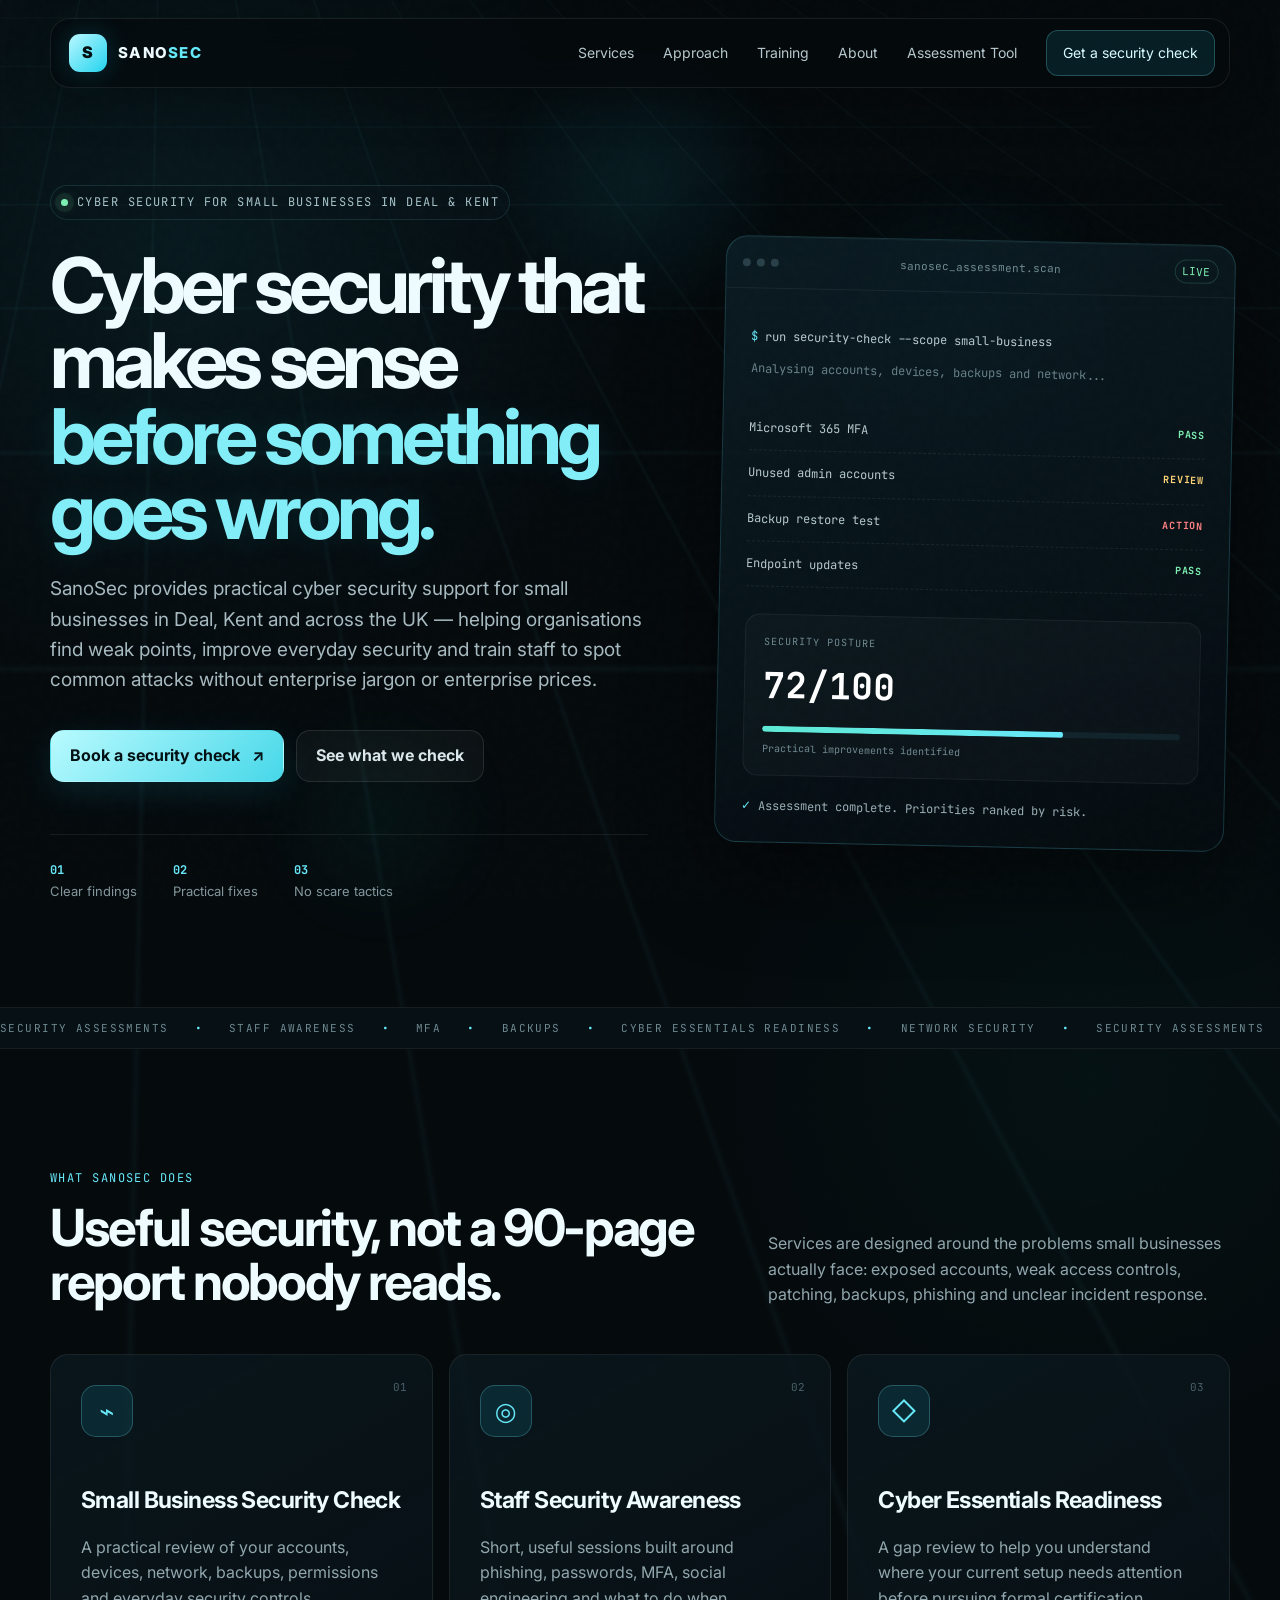
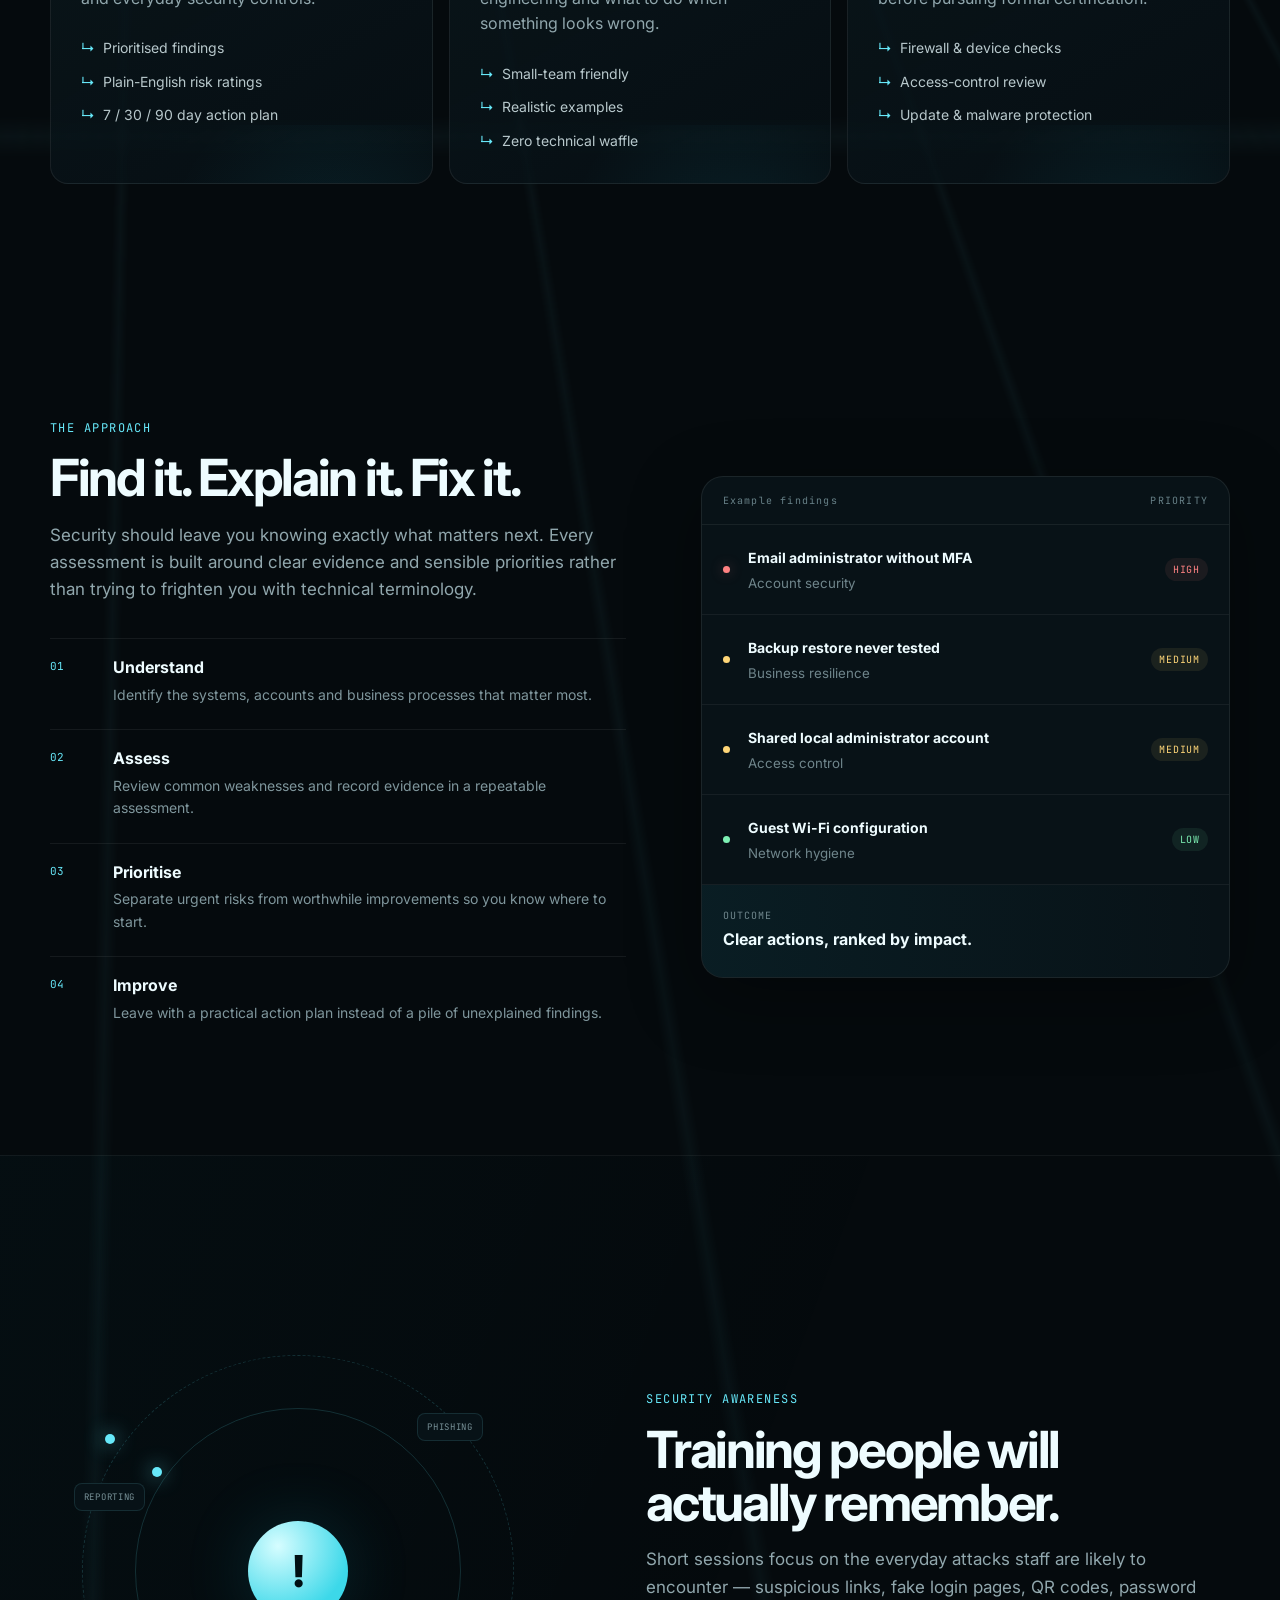
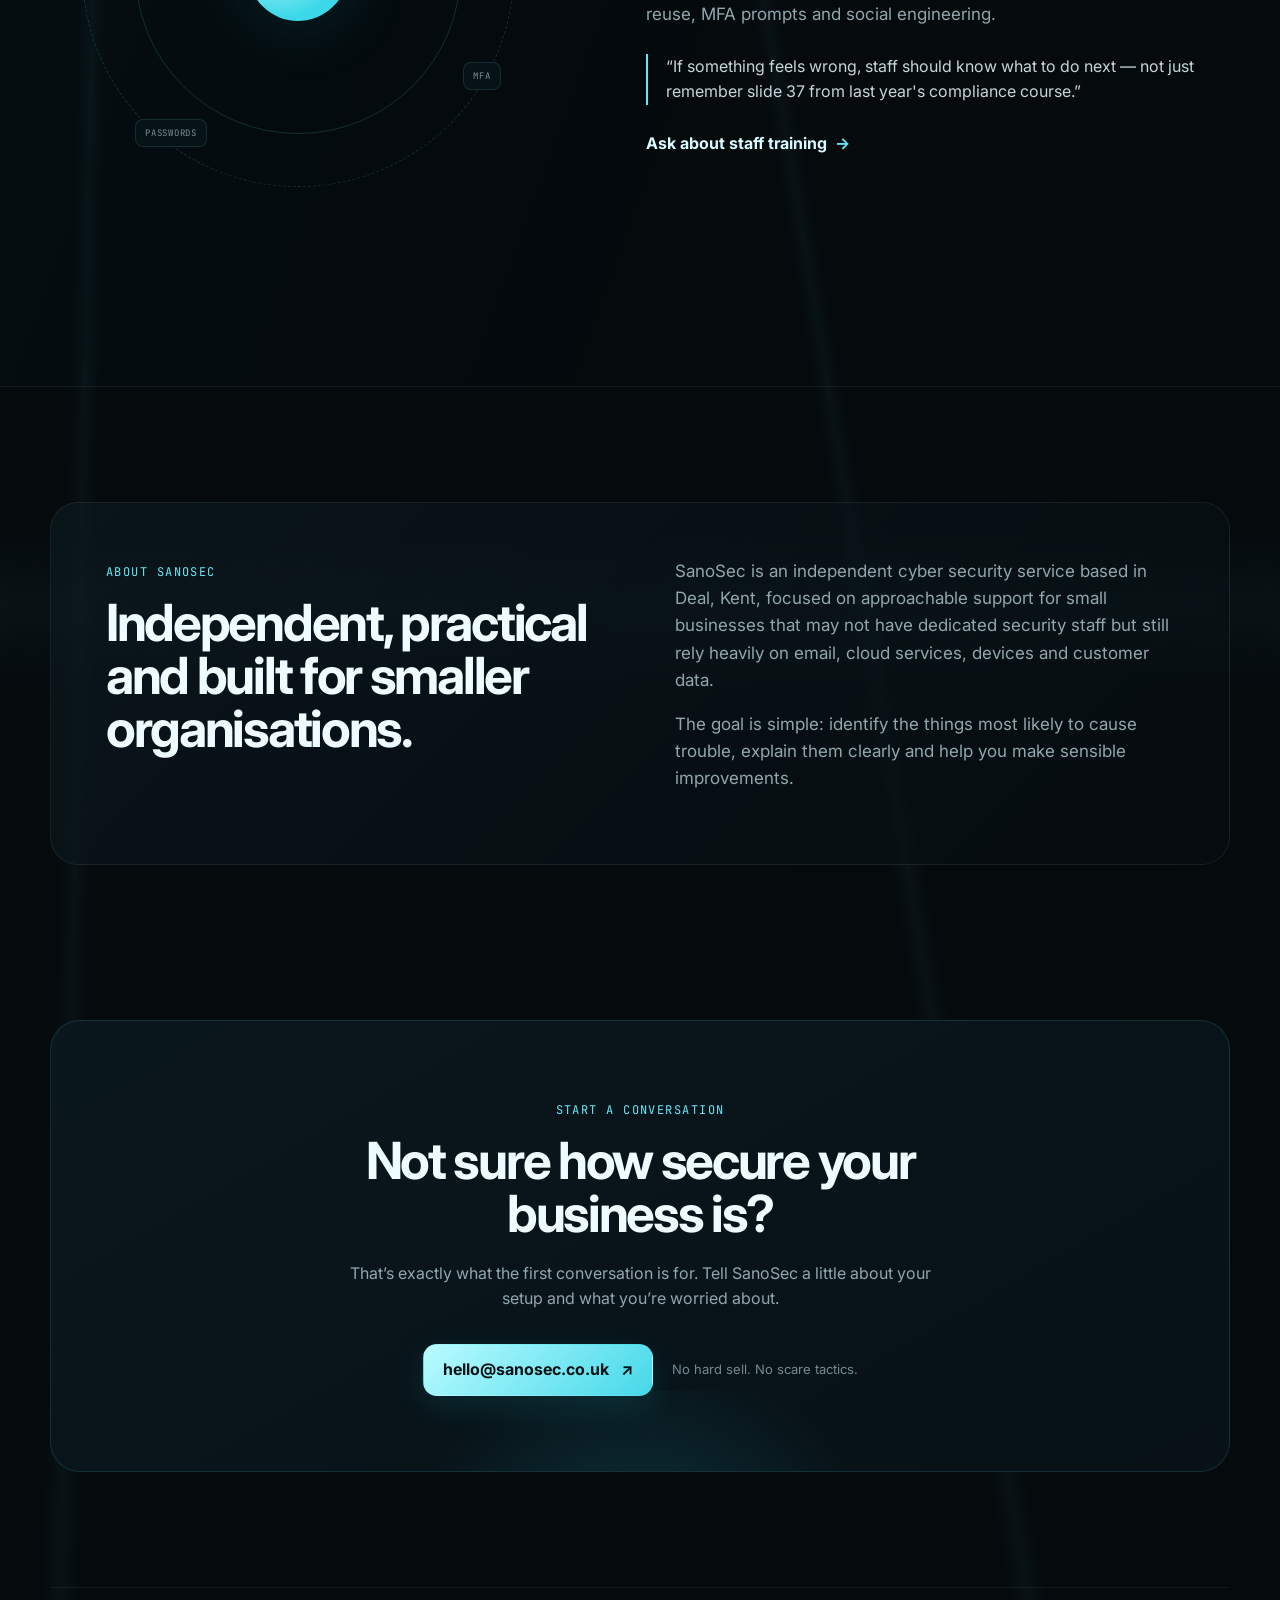
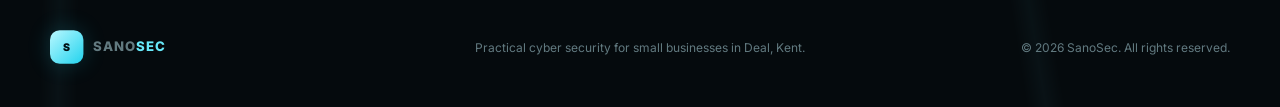
<file: public/index.html>
<!doctype html>
<html lang="en">
<head>
  <meta charset="utf-8" />
  <meta name="viewport" content="width=device-width, initial-scale=1" />
  <meta name="description" content="SanoSec provides practical cyber security services for small businesses in Deal, Kent, including security assessments, staff awareness training and Cyber Essentials readiness support." />
  <meta name="robots" content="index, follow" />
  <meta name="theme-color" content="#071015" />

  <title>SanoSec | Cyber Security Services for Small Businesses in Kent</title>
  <link rel="canonical" href="https://sanosec.co.uk/" />

  <meta property="og:type" content="website" />
  <meta property="og:site_name" content="SanoSec" />
  <meta property="og:title" content="SanoSec | Cyber Security Services for Small Businesses in Kent" />
  <meta property="og:description" content="Practical cyber security assessments, staff awareness training and Cyber Essentials readiness support for small businesses in Deal, Kent." />
  <meta property="og:url" content="https://sanosec.co.uk/" />

  <meta name="twitter:card" content="summary" />
  <meta name="twitter:title" content="SanoSec | Cyber Security Services for Small Businesses in Kent" />
  <meta name="twitter:description" content="Practical cyber security support for small businesses in Deal, Kent." />

  <script type="application/ld+json">
  {
    "@context": "https://schema.org",
    "@type": "ProfessionalService",
    "name": "SanoSec",
    "url": "https://sanosec.co.uk/",
    "email": "hello@sanosec.co.uk",
    "description": "Practical cyber security services for small businesses, including security assessments, staff awareness training and Cyber Essentials readiness support.",
    "areaServed": [
      "Deal",
      "Sandwich",
      "Dover",
      "Canterbury",
      "Kent",
      "United Kingdom"
    ],
    "serviceType": [
      "Small Business Cyber Security Assessments",
      "Staff Security Awareness Training",
      "Cyber Essentials Readiness",
      "Account and Access Security Reviews",
      "Backup and Network Security Reviews"
    ]
  }
  </script>

  <link rel="preconnect" href="https://fonts.googleapis.com">
  <link rel="preconnect" href="https://fonts.gstatic.com" crossorigin>
  <link href="https://fonts.googleapis.com/css2?family=Inter:wght@400;500;600;700;800&family=JetBrains+Mono:wght@400;500;600&display=swap" rel="stylesheet">
  <link rel="stylesheet" href="styles.css" />
</head>
<body>
  <div class="site-noise" aria-hidden="true"></div>
  <div class="cursor-glow" aria-hidden="true"></div>

  <header class="site-header">
    <a class="brand" href="#top" aria-label="SanoSec home">
      <span class="brand-mark" aria-hidden="true">S</span>
      <span class="brand-text">SANO<span>SEC</span></span>
    </a>

    <button class="nav-toggle" aria-expanded="false" aria-controls="site-nav" aria-label="Toggle navigation">
      <span></span><span></span>
    </button>

    <nav id="site-nav" class="site-nav" aria-label="Primary navigation">
      <a href="#services">Services</a>
      <a href="#approach">Approach</a>
      <a href="#training">Training</a>
      <a href="#about">About</a>
      <a href="assessment.html">Assessment Tool</a>
      <a class="nav-cta" href="#contact">Get a security check</a>
    </nav>
  </header>

  <main id="top">
    <section class="hero section-shell">
      <div class="hero-grid" aria-hidden="true"></div>
      <div class="hero-beam beam-one" aria-hidden="true"></div>
      <div class="hero-beam beam-two" aria-hidden="true"></div>

      <div class="hero-content reveal">
        <div class="eyebrow"><span class="status-dot"></span> Cyber security for small businesses in Deal &amp; Kent</div>
        <h1>Cyber security that makes sense <span>before something goes wrong.</span></h1>
        <p class="hero-copy">SanoSec provides practical cyber security support for small businesses in Deal, Kent and across the UK — helping organisations find weak points, improve everyday security and train staff to spot common attacks without enterprise jargon or enterprise prices.</p>

        <div class="hero-actions">
          <a class="button button-primary" href="#contact">Book a security check <span>↗</span></a>
          <a class="button button-secondary" href="#services">See what we check</a>
        </div>

        <div class="hero-proof" aria-label="Key service points">
          <div><strong>01</strong><span>Clear findings</span></div>
          <div><strong>02</strong><span>Practical fixes</span></div>
          <div><strong>03</strong><span>No scare tactics</span></div>
        </div>
      </div>

      <div class="hero-panel reveal" data-delay="120">
        <div class="terminal-card">
          <div class="terminal-topbar">
            <div class="terminal-dots" aria-hidden="true"><span></span><span></span><span></span></div>
            <span>sanosec_assessment.scan</span>
            <span class="live-pill">LIVE</span>
          </div>
          <div class="terminal-body" aria-label="Example assessment animation">
            <p><span class="prompt">$</span> run security-check --scope small-business</p>
            <p class="terminal-muted">Analysing accounts, devices, backups and network...</p>
            <div class="scan-line"><span>Microsoft 365 MFA</span><strong class="good">PASS</strong></div>
            <div class="scan-line"><span>Unused admin accounts</span><strong class="warn">REVIEW</strong></div>
            <div class="scan-line"><span>Backup restore test</span><strong class="bad">ACTION</strong></div>
            <div class="scan-line"><span>Endpoint updates</span><strong class="good">PASS</strong></div>
            <div class="score-panel">
              <span>Security posture</span>
              <strong><span class="count-up" data-target="72">0</span>/100</strong>
              <div class="score-track"><span></span></div>
              <small>Practical improvements identified</small>
            </div>
            <p class="terminal-complete"><span class="prompt">✓</span> Assessment complete. Priorities ranked by risk.</p>
          </div>
        </div>
      </div>
    </section>

    <section class="ticker" aria-label="SanoSec focus areas">
      <div class="ticker-track">
        <span>SECURITY ASSESSMENTS</span><i>•</i><span>STAFF AWARENESS</span><i>•</i><span>MFA</span><i>•</i><span>BACKUPS</span><i>•</i><span>CYBER ESSENTIALS READINESS</span><i>•</i><span>NETWORK SECURITY</span><i>•</i>
        <span>SECURITY ASSESSMENTS</span><i>•</i><span>STAFF AWARENESS</span><i>•</i><span>MFA</span><i>•</i><span>BACKUPS</span><i>•</i><span>CYBER ESSENTIALS READINESS</span><i>•</i><span>NETWORK SECURITY</span><i>•</i>
      </div>
    </section>

    <section id="services" class="content-section section-shell">
      <div class="section-heading reveal">
        <div>
          <span class="kicker">WHAT SANOSEC DOES</span>
          <h2>Useful security, not a 90-page report nobody reads.</h2>
        </div>
        <p>Services are designed around the problems small businesses actually face: exposed accounts, weak access controls, patching, backups, phishing and unclear incident response.</p>
      </div>

      <div class="service-grid">
        <article class="service-card reveal tilt-card">
          <span class="card-number">01</span>
          <div class="service-icon" aria-hidden="true">⌁</div>
          <h3>Small Business Security Check</h3>
          <p>A practical review of your accounts, devices, network, backups, permissions and everyday security controls.</p>
          <ul>
            <li>Prioritised findings</li>
            <li>Plain-English risk ratings</li>
            <li>7 / 30 / 90 day action plan</li>
          </ul>
        </article>

        <article class="service-card reveal tilt-card" data-delay="80">
          <span class="card-number">02</span>
          <div class="service-icon" aria-hidden="true">◎</div>
          <h3>Staff Security Awareness</h3>
          <p>Short, useful sessions built around phishing, passwords, MFA, social engineering and what to do when something looks wrong.</p>
          <ul>
            <li>Small-team friendly</li>
            <li>Realistic examples</li>
            <li>Zero technical waffle</li>
          </ul>
        </article>

        <article class="service-card reveal tilt-card" data-delay="160">
          <span class="card-number">03</span>
          <div class="service-icon" aria-hidden="true">◇</div>
          <h3>Cyber Essentials Readiness</h3>
          <p>A gap review to help you understand where your current setup needs attention before pursuing formal certification.</p>
          <ul>
            <li>Firewall & device checks</li>
            <li>Access-control review</li>
            <li>Update & malware protection</li>
          </ul>
        </article>
      </div>
    </section>

    <section id="approach" class="content-section section-shell split-section">
      <div class="split-copy reveal">
        <span class="kicker">THE APPROACH</span>
        <h2>Find it. Explain it. Fix it.</h2>
        <p>Security should leave you knowing exactly what matters next. Every assessment is built around clear evidence and sensible priorities rather than trying to frighten you with technical terminology.</p>

        <div class="steps">
          <div class="step"><span>01</span><div><h3>Understand</h3><p>Identify the systems, accounts and business processes that matter most.</p></div></div>
          <div class="step"><span>02</span><div><h3>Assess</h3><p>Review common weaknesses and record evidence in a repeatable assessment.</p></div></div>
          <div class="step"><span>03</span><div><h3>Prioritise</h3><p>Separate urgent risks from worthwhile improvements so you know where to start.</p></div></div>
          <div class="step"><span>04</span><div><h3>Improve</h3><p>Leave with a practical action plan instead of a pile of unexplained findings.</p></div></div>
        </div>
      </div>

      <div class="risk-board reveal" data-delay="120">
        <div class="risk-board-head"><span>Example findings</span><span>PRIORITY</span></div>
        <div class="finding finding-high"><span class="finding-dot"></span><div><strong>Email administrator without MFA</strong><small>Account security</small></div><b>HIGH</b></div>
        <div class="finding finding-medium"><span class="finding-dot"></span><div><strong>Backup restore never tested</strong><small>Business resilience</small></div><b>MEDIUM</b></div>
        <div class="finding finding-medium"><span class="finding-dot"></span><div><strong>Shared local administrator account</strong><small>Access control</small></div><b>MEDIUM</b></div>
        <div class="finding finding-low"><span class="finding-dot"></span><div><strong>Guest Wi-Fi configuration</strong><small>Network hygiene</small></div><b>LOW</b></div>
        <div class="risk-footer"><span>Outcome</span><strong>Clear actions, ranked by impact.</strong></div>
      </div>
    </section>

    <section id="training" class="content-section training-section">
      <div class="section-shell training-inner">
        <div class="training-orbit reveal" aria-hidden="true">
          <div class="orbit orbit-a"></div>
          <div class="orbit orbit-b"></div>
          <div class="training-core">!</div>
          <span class="orbit-label orbit-label-1">PHISHING</span>
          <span class="orbit-label orbit-label-2">MFA</span>
          <span class="orbit-label orbit-label-3">PASSWORDS</span>
          <span class="orbit-label orbit-label-4">REPORTING</span>
        </div>
        <div class="training-copy reveal" data-delay="100">
          <span class="kicker">SECURITY AWARENESS</span>
          <h2>Training people will actually remember.</h2>
          <p>Short sessions focus on the everyday attacks staff are likely to encounter — suspicious links, fake login pages, QR codes, password reuse, MFA prompts and social engineering.</p>
          <blockquote>“If something feels wrong, staff should know what to do next — not just remember slide 37 from last year's compliance course.”</blockquote>
          <a class="text-link" href="#contact">Ask about staff training <span>→</span></a>
        </div>
      </div>
    </section>

    <section id="about" class="content-section section-shell about-section">
      <div class="about-card reveal">
        <div>
          <span class="kicker">ABOUT SANOSEC</span>
          <h2>Independent, practical and built for smaller organisations.</h2>
        </div>
        <div class="about-copy">
          <p>SanoSec is an independent cyber security service based in Deal, Kent, focused on approachable support for small businesses that may not have dedicated security staff but still rely heavily on email, cloud services, devices and customer data.</p>
          <p>The goal is simple: identify the things most likely to cause trouble, explain them clearly and help you make sensible improvements.</p>
        </div>
      </div>
    </section>

    <section id="contact" class="contact-section section-shell">
      <div class="contact-card reveal">
        <div class="contact-glow" aria-hidden="true"></div>
        <span class="kicker">START A CONVERSATION</span>
        <h2>Not sure how secure your business is?</h2>
        <p>That’s exactly what the first conversation is for. Tell SanoSec a little about your setup and what you’re worried about.</p>
        <div class="contact-actions">
          <a class="button button-primary" href="mailto:hello@sanosec.co.uk?subject=SanoSec%20Security%20Enquiry">hello@sanosec.co.uk <span>↗</span></a>
          <span class="contact-note">No hard sell. No scare tactics.</span>
        </div>
      </div>
    </section>
  </main>

  <footer class="site-footer section-shell">
    <a class="brand brand-small" href="#top"><span class="brand-mark">S</span><span class="brand-text">SANO<span>SEC</span></span></a>
    <p>Practical cyber security for small businesses in Deal, Kent.</p>
    <p class="footer-meta">© <span id="year"></span> SanoSec. All rights reserved.</p>
  </footer>

  <script src="script.js"></script>
</body>
</html>
</file>
<file: public/styles.css>
:root {
  --bg: #050a0d;
  --bg-soft: #081116;
  --panel: rgba(11, 24, 31, 0.74);
  --panel-strong: #0b171d;
  --line: rgba(124, 238, 255, 0.12);
  --line-strong: rgba(124, 238, 255, 0.24);
  --text: #eefcff;
  --muted: #91a7ad;
  --accent: #67e8f9;
  --accent-strong: #22d3ee;
  --accent-soft: rgba(34, 211, 238, 0.11);
  --good: #7ef0b4;
  --warn: #ffd678;
  --bad: #ff8282;
  --radius-lg: 28px;
  --radius-md: 18px;
  --max: 1180px;
  --shadow: 0 20px 70px rgba(0, 0, 0, 0.35);
}

* { box-sizing: border-box; }
html { scroll-behavior: smooth; }
body {
  margin: 0;
  background:
    radial-gradient(circle at 15% 5%, rgba(34, 211, 238, 0.08), transparent 28rem),
    radial-gradient(circle at 85% 22%, rgba(13, 148, 136, 0.06), transparent 24rem),
    var(--bg);
  color: var(--text);
  font-family: Inter, system-ui, sans-serif;
  line-height: 1.6;
  overflow-x: hidden;
}

body.nav-open { overflow: hidden; }
a { color: inherit; text-decoration: none; }
button, input, textarea { font: inherit; }
::selection { background: rgba(103, 232, 249, 0.22); color: white; }

.site-noise {
  position: fixed; inset: 0; pointer-events: none; z-index: 20; opacity: .018;
  background-image: url("data:image/svg+xml,%3Csvg viewBox='0 0 160 160' xmlns='http://www.w3.org/2000/svg'%3E%3Cfilter id='n'%3E%3CfeTurbulence type='fractalNoise' baseFrequency='.75' numOctaves='3' stitchTiles='stitch'/%3E%3C/filter%3E%3Crect width='100%25' height='100%25' filter='url(%23n)' opacity='.9'/%3E%3C/svg%3E");
}

.cursor-glow {
  position: fixed; width: 320px; height: 320px; border-radius: 50%; pointer-events: none; z-index: -1;
  background: radial-gradient(circle, rgba(34,211,238,.09), transparent 67%);
  transform: translate(-50%, -50%); left: 50%; top: 20%; transition: opacity .25s ease;
}

.section-shell { width: min(var(--max), calc(100% - 40px)); margin-inline: auto; }
.content-section { padding: 115px 0; }

.site-header {
  position: fixed; z-index: 100; top: 18px; left: 50%; transform: translateX(-50%);
  width: min(1180px, calc(100% - 34px)); min-height: 66px;
  display: flex; align-items: center; justify-content: space-between; gap: 30px;
  padding: 11px 14px 11px 18px; border: 1px solid rgba(255,255,255,.08); border-radius: 20px;
  background: rgba(5, 10, 13, .68); backdrop-filter: blur(18px); box-shadow: 0 12px 45px rgba(0,0,0,.25);
}

.brand { display: inline-flex; align-items: center; gap: 11px; font-weight: 800; letter-spacing: .08em; }
.brand-mark {
  width: 38px; height: 38px; display: grid; place-items: center; border-radius: 11px;
  color: #021014; background: linear-gradient(135deg, #b9f8ff, var(--accent-strong));
  box-shadow: 0 0 26px rgba(34,211,238,.2); font-weight: 900;
}
.brand-text { font-size: 15px; }
.brand-text span { color: var(--accent); }

.site-nav { display: flex; align-items: center; gap: 29px; font-size: 14px; color: #b6c8cd; }
.site-nav a { transition: color .2s ease; }
.site-nav a:hover { color: white; }
.nav-cta { padding: 11px 16px; border: 1px solid var(--line-strong); border-radius: 12px; background: var(--accent-soft); color: #d8fbff !important; }
.nav-toggle { display: none; width: 44px; height: 44px; border: 0; background: transparent; color: white; }
.nav-toggle span { display:block; height:2px; width:23px; margin:6px auto; background:currentColor; transition:.2s; }

.hero {
  position: relative; min-height: 830px; padding-top: 185px; padding-bottom: 105px;
  display: grid; grid-template-columns: 1.08fr .92fr; align-items: center; gap: 72px;
}
.hero-grid {
  position: absolute; z-index: -2; inset: 0 50% 0 -28vw;
  background-image: linear-gradient(rgba(103,232,249,.035) 1px, transparent 1px), linear-gradient(90deg, rgba(103,232,249,.035) 1px, transparent 1px);
  background-size: 52px 52px;
  mask-image: linear-gradient(to bottom, transparent 0%, #000 14%, #000 75%, transparent 100%);
  transform: perspective(700px) rotateX(59deg) translateY(-20%) scale(1.5);
  transform-origin: center top;
}
.hero-beam { position:absolute; z-index:-1; border-radius:50%; filter: blur(16px); opacity:.65; }
.beam-one { width:360px; height:360px; right:7%; top:16%; background:radial-gradient(circle, rgba(34,211,238,.14), transparent 68%); animation: drift 8s ease-in-out infinite; }
.beam-two { width:280px; height:280px; left:16%; bottom:5%; background:radial-gradient(circle, rgba(45,212,191,.08), transparent 68%); animation: drift 11s ease-in-out infinite reverse; }

.eyebrow, .kicker { font-family:"JetBrains Mono", monospace; letter-spacing:.12em; text-transform:uppercase; font-size:12px; color:#a7c4ca; }
.eyebrow { display:inline-flex; align-items:center; gap:9px; padding:7px 10px; border:1px solid var(--line); border-radius:999px; background:rgba(9,21,27,.5); }
.status-dot { width:7px; height:7px; border-radius:50%; background:var(--good); box-shadow:0 0 0 6px rgba(126,240,180,.08), 0 0 16px rgba(126,240,180,.45); }

.hero h1 { font-size: clamp(3.3rem, 6vw, 6.7rem); line-height: .98; letter-spacing: -.065em; margin: 28px 0 25px; max-width: 850px; }
.hero h1 span { display:block; color:#83eef8; text-shadow:0 0 32px rgba(34,211,238,.11); }
.hero-copy { max-width: 670px; font-size: 19px; color: #a7bac0; }
.hero-actions { display:flex; flex-wrap:wrap; gap:12px; margin-top:34px; }
.button { display:inline-flex; align-items:center; justify-content:center; gap:12px; min-height:52px; padding:0 19px; border-radius:14px; border:1px solid transparent; font-weight:700; transition:transform .2s ease, border-color .2s ease, background .2s ease; }
.button:hover { transform: translateY(-2px); }
.button-primary { background:linear-gradient(135deg,#b9fbff,#46d8e9); color:#021114; box-shadow:0 10px 34px rgba(34,211,238,.12); }
.button-secondary { border-color:rgba(255,255,255,.1); background:rgba(255,255,255,.035); color:#dae8eb; }

.hero-proof { display:flex; gap:36px; margin-top:52px; padding-top:26px; border-top:1px solid rgba(255,255,255,.07); max-width:660px; }
.hero-proof div { display:grid; gap:1px; }
.hero-proof strong { font-family:"JetBrains Mono",monospace; color:var(--accent); font-size:12px; }
.hero-proof span { color:#83979d; font-size:13px; }

.terminal-card {
  border:1px solid rgba(103,232,249,.18); border-radius:22px; overflow:hidden; background:linear-gradient(160deg,rgba(12,30,38,.86),rgba(5,12,16,.92));
  box-shadow:0 35px 90px rgba(0,0,0,.46), inset 0 1px rgba(255,255,255,.04); transform:rotate(1.2deg);
}
.terminal-topbar { min-height:52px; display:grid; grid-template-columns:1fr auto 1fr; align-items:center; padding:0 16px; border-bottom:1px solid rgba(255,255,255,.06); color:#6f8b92; font:11px "JetBrains Mono",monospace; }
.terminal-dots { display:flex; gap:6px; }
.terminal-dots span { width:8px; height:8px; border-radius:50%; background:#294048; }
.live-pill { justify-self:end; color:var(--good); border:1px solid rgba(126,240,180,.16); padding:4px 7px; border-radius:999px; }
.terminal-body { padding:26px; font:12px/1.7 "JetBrains Mono",monospace; color:#b8cbd0; }
.prompt { color:var(--accent); }
.terminal-muted { color:#688189; margin-bottom:26px; }
.scan-line { display:flex; justify-content:space-between; gap:20px; padding:12px 0; border-bottom:1px dashed rgba(255,255,255,.07); }
.scan-line strong { font-size:10px; letter-spacing:.08em; }
.good { color:var(--good); }.warn { color:var(--warn); }.bad { color:var(--bad); }
.score-panel { margin:27px 0 20px; padding:18px; background:rgba(255,255,255,.025); border:1px solid rgba(255,255,255,.06); border-radius:15px; }
.score-panel > span { display:block; color:#708a91; font-size:10px; text-transform:uppercase; letter-spacing:.1em; }
.score-panel strong { display:block; font-size:36px; color:white; margin:5px 0 9px; }
.score-track { height:6px; background:#11242b; border-radius:999px; overflow:hidden; }
.score-track span { display:block; width:0; height:100%; background:linear-gradient(90deg,#5eead4,#67e8f9); border-radius:999px; transition:width 1.4s cubic-bezier(.22,.8,.2,1); }
.score-panel small { display:block; margin-top:8px; color:#708a91; }
.terminal-complete { color:#9ab0b6; margin-bottom:0; }

.ticker { overflow:hidden; border-block:1px solid rgba(255,255,255,.06); background:#071014; }
.ticker-track { width:max-content; display:flex; align-items:center; gap:26px; padding:13px 0; animation:ticker 28s linear infinite; color:#6e8990; font:11px "JetBrains Mono",monospace; letter-spacing:.13em; }
.ticker-track i { color:var(--accent); font-style:normal; }

.section-heading { display:grid; grid-template-columns:1.05fr .75fr; align-items:end; gap:70px; margin-bottom:46px; }
.section-heading h2, .split-copy h2, .training-copy h2, .about-card h2, .contact-card h2 { margin:12px 0 0; font-size:clamp(2.2rem,4vw,4.6rem); line-height:1.04; letter-spacing:-.045em; }
.section-heading p { color:var(--muted); margin:0; }
.kicker { color:var(--accent); }

.service-grid { display:grid; grid-template-columns:repeat(3,1fr); gap:16px; }
.service-card { position:relative; min-height:430px; padding:30px; border:1px solid rgba(255,255,255,.075); border-radius:var(--radius-md); background:linear-gradient(150deg,rgba(11,25,31,.82),rgba(7,16,21,.73)); overflow:hidden; transform-style:preserve-3d; transition:border-color .25s ease, background .25s ease; }
.service-card:after { content:""; position:absolute; inset:auto -30% -45% 20%; height:250px; background:radial-gradient(circle,rgba(34,211,238,.09),transparent 70%); pointer-events:none; }
.service-card:hover { border-color:rgba(103,232,249,.24); background:linear-gradient(150deg,rgba(12,29,36,.94),rgba(7,16,21,.85)); }
.card-number { position:absolute; top:25px; right:25px; color:#496169; font:11px "JetBrains Mono",monospace; }
.service-icon { width:52px; height:52px; display:grid; place-items:center; border:1px solid var(--line-strong); border-radius:15px; background:var(--accent-soft); color:var(--accent); font-size:25px; }
.service-card h3 { margin:45px 0 14px; font-size:23px; letter-spacing:-.025em; }
.service-card p { color:var(--muted); }
.service-card ul { list-style:none; margin:26px 0 0; padding:0; display:grid; gap:11px; color:#b8c8cc; font-size:14px; }
.service-card li:before { content:"↳"; color:var(--accent); margin-right:8px; }

.split-section { display:grid; grid-template-columns:1fr .92fr; gap:75px; align-items:center; }
.split-copy > p { max-width:610px; color:var(--muted); font-size:17px; }
.steps { display:grid; gap:7px; margin-top:35px; }
.step { display:grid; grid-template-columns:48px 1fr; gap:15px; padding:16px 0; border-top:1px solid rgba(255,255,255,.065); }
.step > span { font:11px "JetBrains Mono",monospace; color:var(--accent); padding-top:4px; }
.step h3 { font-size:16px; margin:0 0 3px; }
.step p { color:#7f969c; font-size:14px; margin:0; }

.risk-board { border:1px solid rgba(255,255,255,.08); border-radius:22px; overflow:hidden; background:#081217; box-shadow:var(--shadow); }
.risk-board-head { display:flex; justify-content:space-between; padding:17px 21px; border-bottom:1px solid rgba(255,255,255,.065); color:#678087; font:10px "JetBrains Mono",monospace; letter-spacing:.12em; }
.finding { display:grid; grid-template-columns:12px 1fr auto; gap:13px; align-items:center; padding:20px 21px; border-bottom:1px solid rgba(255,255,255,.055); }
.finding-dot { width:7px; height:7px; border-radius:50%; }
.finding strong { font-size:14px; }
.finding small { display:block; color:#6f858b; margin-top:2px; }
.finding b { font:10px "JetBrains Mono",monospace; letter-spacing:.08em; padding:5px 8px; border-radius:999px; }
.finding-high .finding-dot { background:var(--bad); box-shadow:0 0 13px rgba(255,130,130,.35); }.finding-high b{color:var(--bad);background:rgba(255,130,130,.08)}
.finding-medium .finding-dot { background:var(--warn); }.finding-medium b{color:var(--warn);background:rgba(255,214,120,.08)}
.finding-low .finding-dot { background:var(--good); }.finding-low b{color:var(--good);background:rgba(126,240,180,.08)}
.risk-footer { padding:24px 21px; background:linear-gradient(90deg,rgba(34,211,238,.06),transparent); }
.risk-footer span { display:block; color:#70878d; font:10px "JetBrains Mono",monospace; text-transform:uppercase; letter-spacing:.1em; }
.risk-footer strong { display:block; margin-top:5px; }

.training-section { position:relative; overflow:hidden; border-block:1px solid rgba(255,255,255,.055); background:linear-gradient(110deg,rgba(34,211,238,.025),transparent 60%); }
.training-inner { display:grid; grid-template-columns:.85fr 1fr; gap:100px; align-items:center; min-height:600px; }
.training-orbit { position:relative; width:min(440px,90vw); aspect-ratio:1; margin:auto; display:grid; place-items:center; }
.training-core { width:100px; height:100px; border-radius:50%; display:grid; place-items:center; font-size:44px; font-weight:800; color:#001014; background:radial-gradient(circle at 30% 25%,#d6fdff,#3cd8e9 70%); box-shadow:0 0 70px rgba(34,211,238,.15); }
.orbit { position:absolute; border:1px solid rgba(103,232,249,.16); border-radius:50%; }
.orbit-a { inset:13%; animation:spin 18s linear infinite; }.orbit-b { inset:1%; border-style:dashed; animation:spin 35s linear infinite reverse; }
.orbit:before { content:""; position:absolute; width:10px; height:10px; border-radius:50%; background:var(--accent); top:18%; left:5%; box-shadow:0 0 20px rgba(103,232,249,.8); }
.orbit-label { position:absolute; padding:7px 9px; border:1px solid var(--line); border-radius:8px; background:#071217; color:#789197; font:9px "JetBrains Mono",monospace; letter-spacing:.08em; }
.orbit-label-1{top:14%;right:8%}.orbit-label-2{bottom:23%;right:4%}.orbit-label-3{bottom:10%;left:13%}.orbit-label-4{top:30%;left:-1%}
.training-copy p { color:var(--muted); font-size:17px; }
.training-copy blockquote { margin:26px 0; padding-left:18px; border-left:2px solid var(--accent); color:#c5d6da; font-size:16px; }
.text-link { display:inline-flex; gap:8px; color:#d9fbff; font-weight:700; }
.text-link span { color:var(--accent); transition:transform .2s ease; }.text-link:hover span{transform:translateX(5px)}

.about-card { display:grid; grid-template-columns:1fr 1fr; gap:70px; padding:55px; border:1px solid rgba(255,255,255,.07); border-radius:var(--radius-lg); background:linear-gradient(135deg,rgba(12,25,31,.7),rgba(7,14,18,.55)); }
.about-copy { color:var(--muted); font-size:17px; }
.about-copy p:first-child { margin-top:0; }

.contact-section { padding:40px 0 115px; }
.contact-card { position:relative; overflow:hidden; text-align:center; padding:75px 30px; border:1px solid rgba(103,232,249,.13); border-radius:30px; background:linear-gradient(150deg,#0a171d,#071116); }
.contact-glow { position:absolute; width:620px; height:400px; left:50%; bottom:-320px; transform:translateX(-50%); background:radial-gradient(circle,rgba(34,211,238,.18),transparent 65%); pointer-events:none; }
.contact-card h2 { max-width:750px; margin-inline:auto; }
.contact-card > p { max-width:620px; margin:20px auto 0; color:var(--muted); }
.contact-actions { margin-top:32px; display:flex; justify-content:center; align-items:center; flex-wrap:wrap; gap:19px; }
.contact-note { color:#748b91; font-size:13px; }

.site-footer { min-height:120px; padding:32px 0; border-top:1px solid rgba(255,255,255,.06); display:grid; grid-template-columns:1fr auto 1fr; align-items:center; gap:30px; color:#627a80; font-size:12px; }
.brand-small { justify-self:start; transform:scale(.88); transform-origin:left center; }
.footer-meta { justify-self:end; }

.reveal { opacity:0; transform:translateY(24px); transition:opacity .75s ease, transform .75s cubic-bezier(.2,.7,.2,1); transition-delay:var(--delay,0ms); }
.reveal.visible { opacity:1; transform:none; }

@keyframes ticker { to { transform:translateX(-50%); } }
@keyframes spin { to { transform:rotate(360deg); } }
@keyframes drift { 0%,100%{transform:translate3d(0,0,0) scale(1)} 50%{transform:translate3d(20px,22px,0) scale(1.08)} }

@media (max-width: 980px) {
  .site-nav { position:fixed; inset:76px 17px auto; display:grid; gap:0; padding:12px; border:1px solid rgba(255,255,255,.08); border-radius:18px; background:rgba(6,14,18,.98); transform:translateY(-15px); opacity:0; pointer-events:none; transition:.2s; }
  .site-nav.open { transform:none; opacity:1; pointer-events:auto; }
  .site-nav a { padding:14px; }
  .nav-toggle { display:block; }
  .hero { grid-template-columns:1fr; gap:50px; padding-top:165px; }
  .hero-panel { width:min(620px,100%); }
  .section-heading, .split-section, .training-inner, .about-card { grid-template-columns:1fr; }
  .service-grid { grid-template-columns:1fr; }
  .service-card { min-height:auto; }
  .training-inner { gap:40px; padding-block:90px; }
  .training-orbit { order:2; }
  .section-heading { gap:25px; }
  .split-section { gap:55px; }
}

@media (max-width: 680px) {
  .section-shell { width:min(100% - 28px,var(--max)); }
  .site-header { top:10px; width:calc(100% - 20px); }
  .hero { min-height:auto; padding-top:135px; padding-bottom:70px; }
  .hero h1 { font-size:clamp(3rem,15vw,5rem); }
  .hero-copy { font-size:16px; }
  .hero-proof { gap:20px; justify-content:space-between; }
  .hero-proof span { font-size:11px; }
  .terminal-card { transform:none; }
  .terminal-body { padding:18px; }
  .scan-line { font-size:10px; }
  .content-section { padding:80px 0; }
  .service-card { padding:24px; }
  .section-heading h2, .split-copy h2, .training-copy h2, .about-card h2, .contact-card h2 { font-size:clamp(2.2rem,11vw,3.8rem); }
  .about-card { padding:30px; gap:25px; }
  .contact-card { padding:55px 20px; }
  .site-footer { grid-template-columns:1fr; justify-items:start; }
  .footer-meta { justify-self:start; }
  .site-footer > p { margin:0; }
}

@media (prefers-reduced-motion: reduce) {
  *, *::before, *::after { animation-duration:.001ms !important; animation-iteration-count:1 !important; scroll-behavior:auto !important; transition-duration:.001ms !important; }
  .reveal { opacity:1; transform:none; }
  .score-track span { width:72%; }
}
</file>
